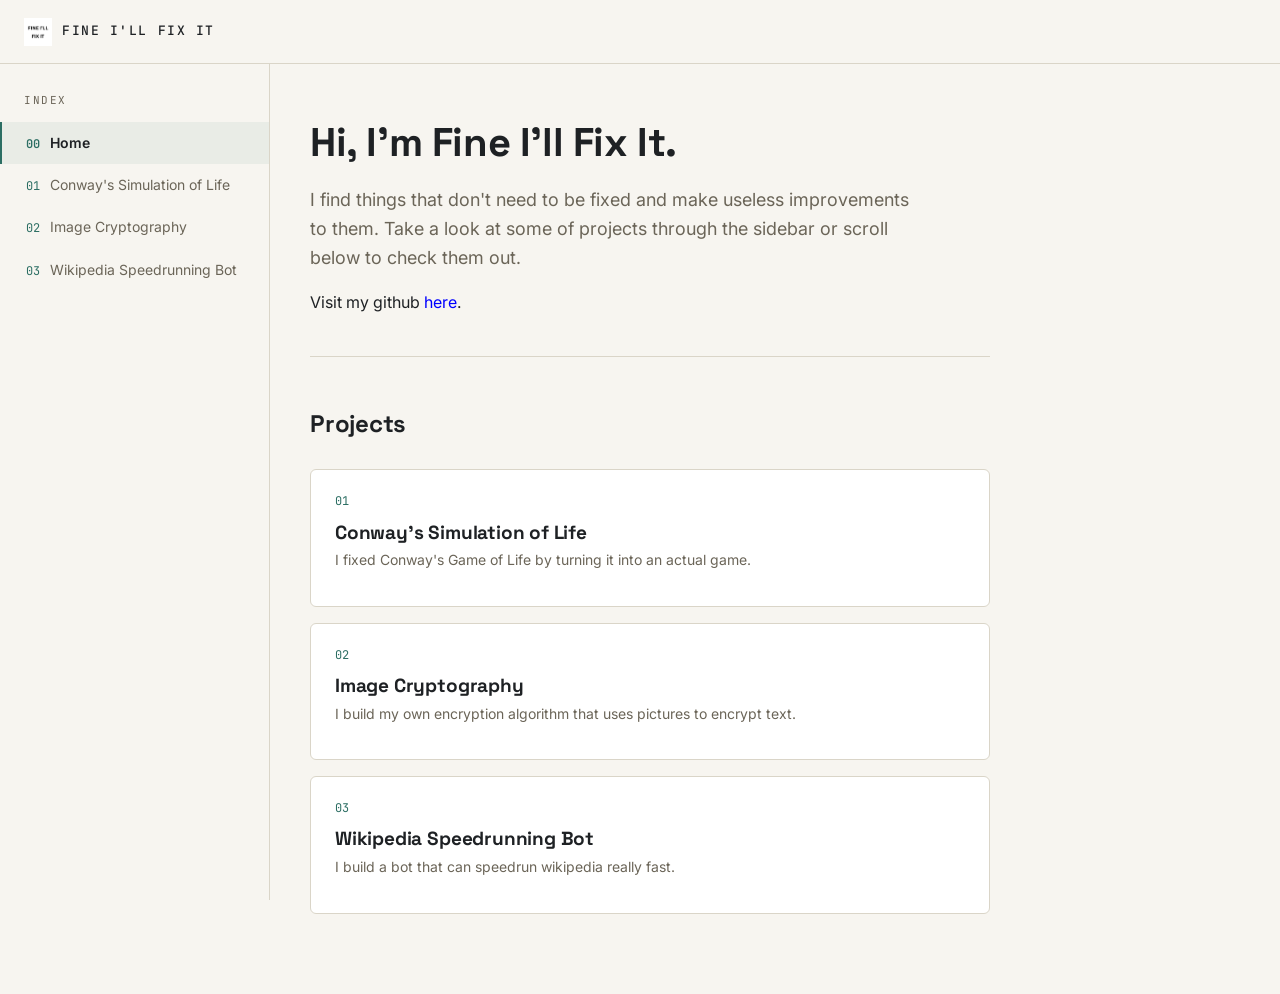
<file: index.html>
<!DOCTYPE html>
<html lang="en">
<head>
  <meta charset="UTF-8">
  <meta name="viewport" content="width=device-width, initial-scale=1.0">
  <title>Fine I'll Fix It — Projects</title>
  <meta name="description" content="A collection of projects by Your Name.">

  <link rel="preconnect" href="https://fonts.googleapis.com">
  <link href="https://fonts.googleapis.com/css2?family=Space+Grotesk:wght@500;700&family=Inter:wght@400;500;600&family=JetBrains+Mono:wght@400;500&display=swap" rel="stylesheet">
  <link rel="icon" type="image/svg+xml" href="assets/img/logo.png">
  <link rel="stylesheet" href="assets/css/style.css">
</head>
<body data-page="index.html">

  <div id="site-header"></div>
  <div id="site-sidebar"></div>

  <main>
    <h1>Hi, I'm Fine I'll Fix It.</h1>
    <p class="lede">
      I find things that don't need to be fixed and make useless improvements to them. Take a look at some of projects through the sidebar or scroll below to check them out.
    </p>
    <p>Visit my github <a style="color: blue;" href="https://github.com/FineIllFixIt">here</a>.</p>

    <hr class="rule">

    <h2>Projects</h2>
    <div class="project-grid" id="project-grid"></div>
  </main>

  <script src="assets/js/nav-data.js"></script>
  <script src="assets/js/main.js"></script>
  <script>
    // Build the project card grid from the same PROJECTS list used by the sidebar.
    const grid = document.getElementById("project-grid");
    grid.innerHTML = PROJECTS.map((p, i) => {
      const num = String(i + 1).padStart(2, "0");
      return `
        <a class="project-card" href="${p.file}">
          <span class="idx">${num}</span>
          <h3>${p.title}</h3>
          <p>${p.blurb}</p>
        </a>`;
    }).join("");
  </script>
</body>
</html>
</file>
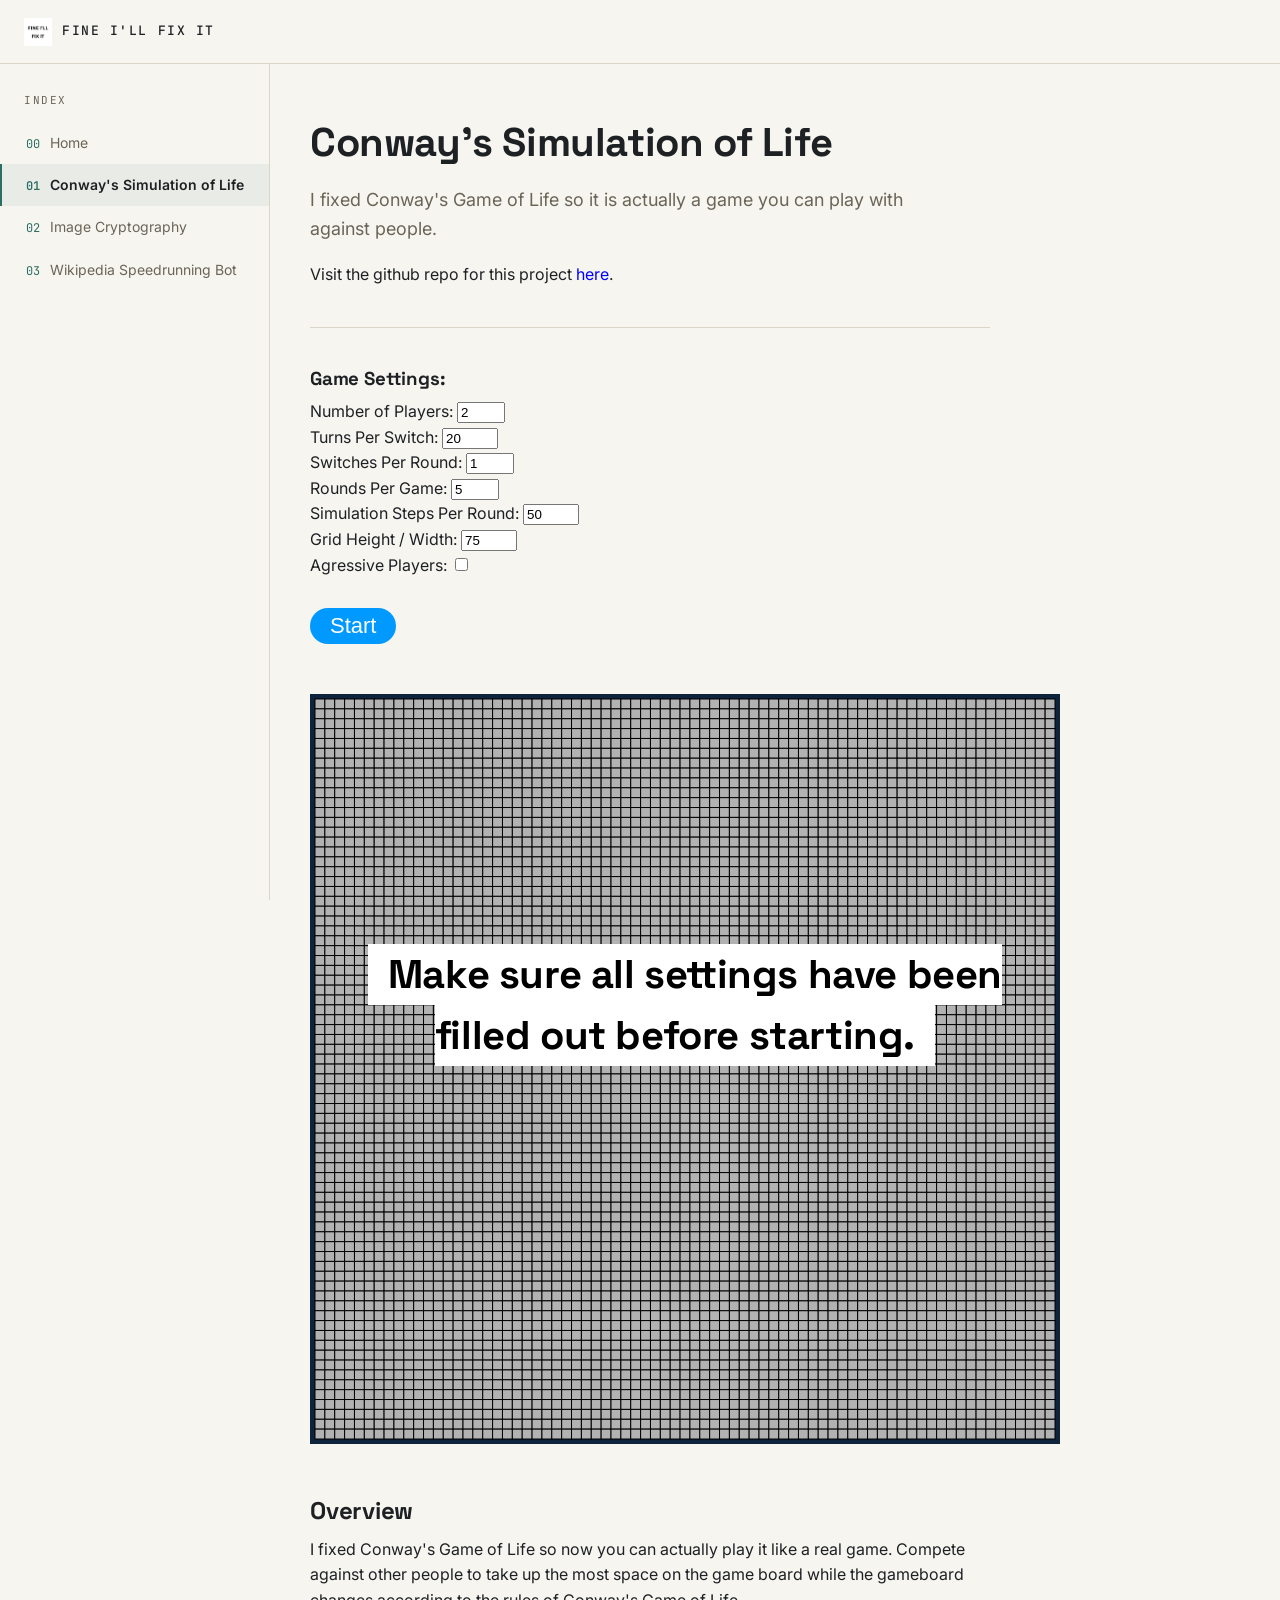
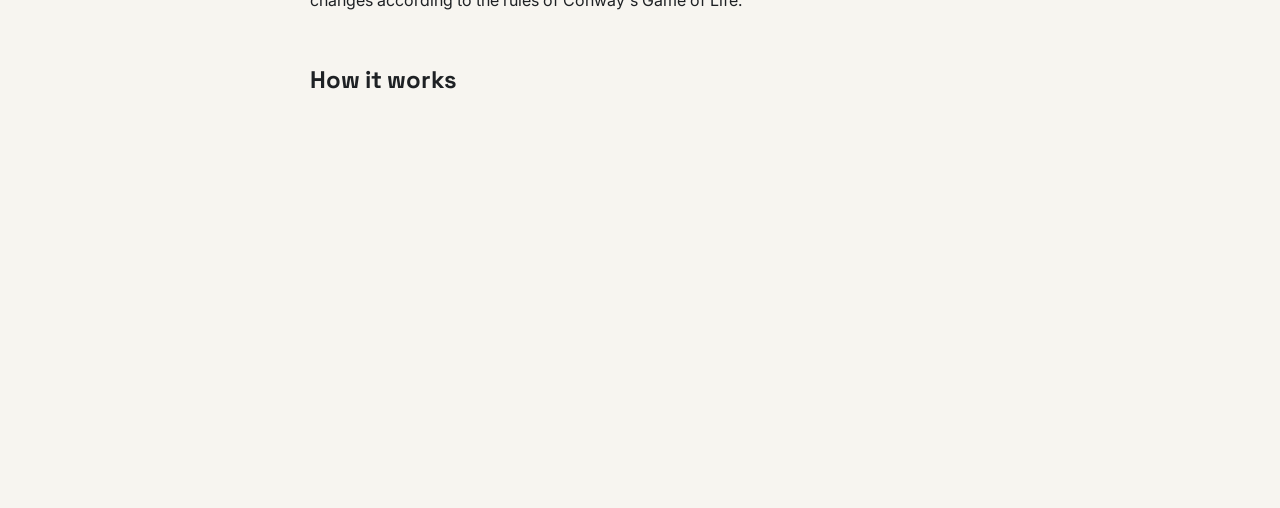
<file: ConwaysSimulation.html>
<!DOCTYPE html>
<html lang="en">
<head>
  <meta charset="UTF-8">
  <meta name="viewport" content="width=device-width, initial-scale=1.0">
  <title>Conway's Simulation of Life — Fine I'll Fix It</title>

  <link rel="preconnect" href="https://fonts.googleapis.com">
  <link href="https://fonts.googleapis.com/css2?family=Space+Grotesk:wght@500;700&family=Inter:wght@400;500;600&family=JetBrains+Mono:wght@400;500&display=swap" rel="stylesheet">
  <link rel="icon" type="image/svg+xml" href="assets/img/logo.png">
  <link rel="stylesheet" href="assets/css/style.css">
</head>
<body data-page="ConwaysSimulation.html">

  <div id="site-header"></div>
  <div id="site-sidebar"></div>

  <main>
    <h1>Conway's Simulation of Life</h1>
    <p class="lede">
      I fixed Conway's Game of Life so it is actually a game you can play with against people.
    </p>
    <p>Visit the github repo for this project <a style="color: blue;" href="https://github.com/FineIllFixIt/ConwaysSimulationOfLife">here</a>.</p>
    
    <hr class="rule">
    <h3>Game Settings: </h3>
    <div class="form-error hidden">
      <p>There are some missing or invalid inputs you need to fill out.</p>
    </div>
    <form>
      <label for="playerNum">Number of Players: </label>
      <input type="number" id="playerNum" name="playerNum" min="2" max="10" value="2"><br>
      <label for="turnsPerSwitch">Turns Per Switch: </label>
      <input type="number" id="turnsPerSwitch" name="turnsPerSwitch" min="5" max="100" value="20"><br>
      <label for="switchPerRound">Switches Per Round: </label>
      <input type="number" id="switchPerRound" name="switchPerRound" min="1" max="10" value="1"><br>
      <label for="roundsPerGame">Rounds Per Game: </label>
      <input type="number" id="roundsPerGame" name="roundsPerGame" min="1" max="50" value="5"><br>
      <label for="simStepsPerRound">Simulation Steps Per Round: </label>
      <input type="number" id="simStepsPerRound" name="simStepsPerRound" min="5" max="500" value="50"><br>
      <label for="gridDim">Grid Height / Width: </label>
      <input type="number" id="gridDim" name="gridDim" min="20" max="200" value="75"><br>
      <label for="agressive">Agressive Players: </label>
      <input type="checkbox" id="agressive" name="agressive" unchecked>
    </form>
    <div id="gameSection">
      <button id="start_button">Start</button>
      <h3 id="playerScoresHeader"></h3>
      <div id="playerScores"></div>
      <h3 id="gameStatus" style="margin-top: 20px;"></h3>
      <div id="gameboardWrapper">
        <canvas id="gameboard" style="background-color: #123456; width: 100%; aspect-ratio: 1 / 1;"></canvas>
        <div id="gameboardOverlay">
            <h1>Make sure all settings have been filled out before starting.</h1>
        </div>
      </div>
    </div>

    <h2>Overview</h2>
    <p>
      I fixed Conway's Game of Life so now you can actually play it like a real game. Compete against other people to take 
      up the most space on the game board while the gameboard changes according to the rules of Conway's Game of Life.
    </p>

    <h2>How it works</h2>
    <iframe width="560" height="315" src="https://www.youtube.com/embed/rhPmd5V0sWM?si=-8D_J6mbG6Ak27qS" title="YouTube video player" frameborder="0" allow="accelerometer; autoplay; clipboard-write; encrypted-media; gyroscope; picture-in-picture; web-share" referrerpolicy="strict-origin-when-cross-origin" allowfullscreen></iframe>
  </main>

  <script src="assets/js/nav-data.js"></script>
  <script src="assets/js/main.js"></script>
  <script src="assets/js/conways-simulation.js"></script>
</body>
</html>
</file>
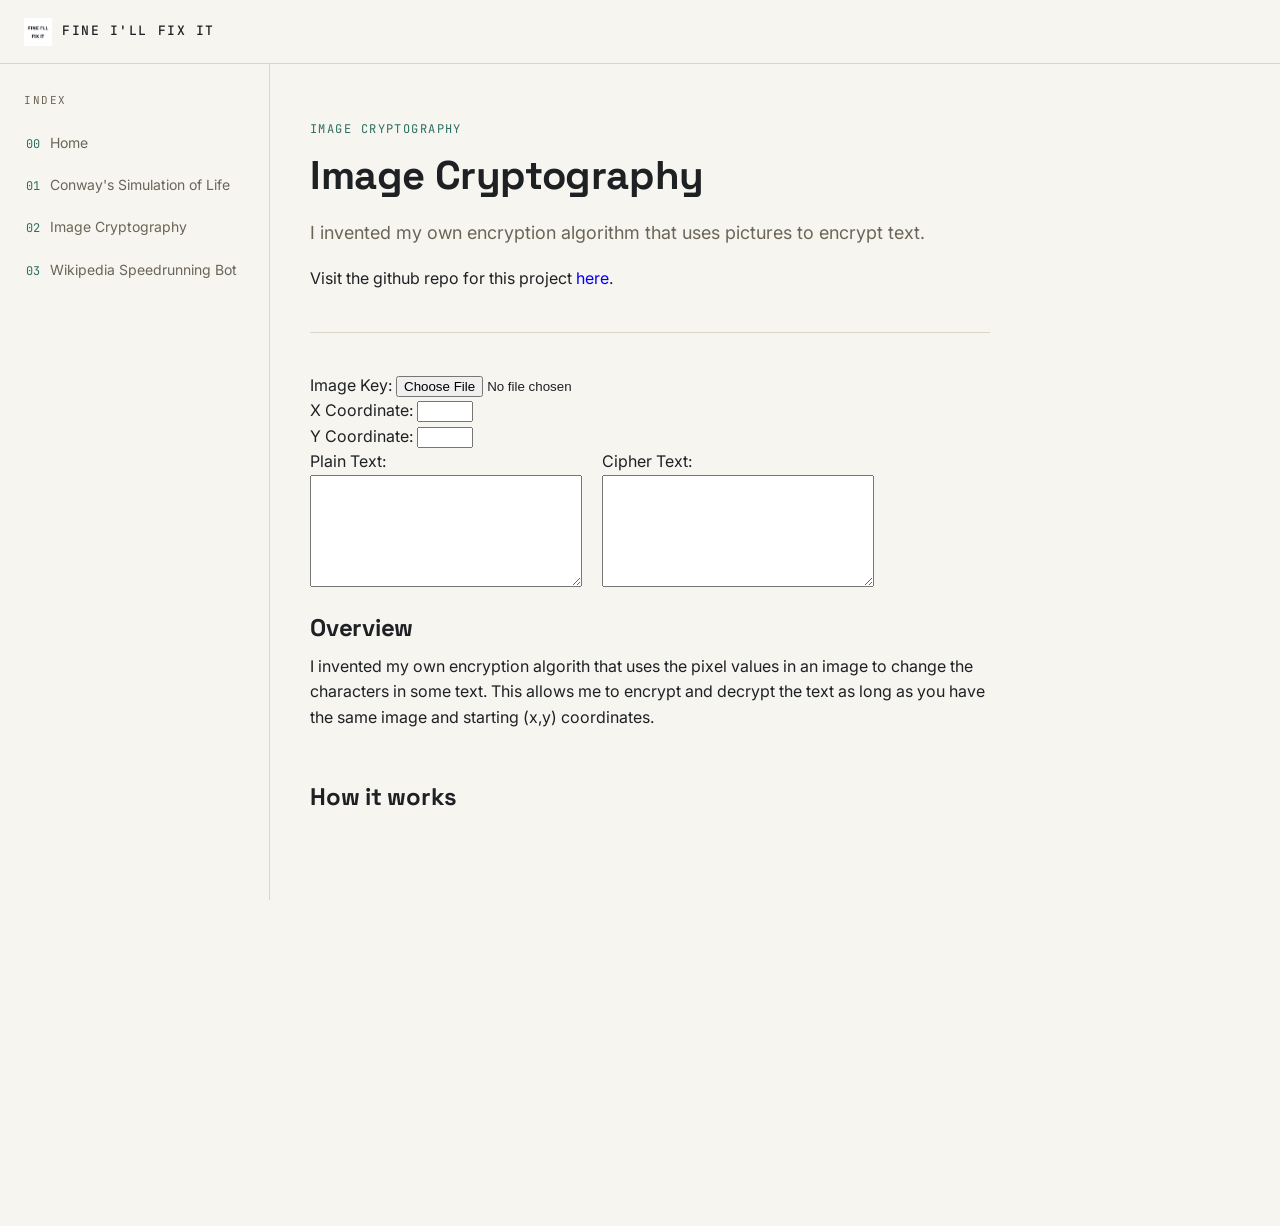
<file: ImageCrypto.html>
<!DOCTYPE html>
<html lang="en">
<head>
  <meta charset="UTF-8">
  <meta name="viewport" content="width=device-width, initial-scale=1.0">
  <title>Image Cryptography - Fine I'll Fix It</title>
  <meta name="description" content="A project where I created an ecryption algorithm using pictures">

  <link rel="preconnect" href="https://fonts.googleapis.com">
  <link href="https://fonts.googleapis.com/css2?family=Space+Grotesk:wght@500;700&family=Inter:wght@400;500;600&family=JetBrains+Mono:wght@400;500&display=swap" rel="stylesheet">
  <link rel="icon" type="image/svg+xml" href="assets/img/logo.png">
  <link rel="stylesheet" href="assets/css/style.css">
</head>
<body data-page="project-2.html">

  <div id="site-header"></div>
  <div id="site-sidebar"></div>

  <main>
    <span class="eyebrow">Image Cryptography</span>
    <h1>Image Cryptography</h1>
    <p class="lede">
      I invented my own encryption algorithm that uses pictures to encrypt text.
    </p>
    <p>Visit the github repo for this project <a style="color: blue;" href="https://github.com/FineIllFixIt/ImageCryptography">here</a>.</p>
    
    <hr class="rule">
    
    <div class="form-error hidden">
      <p>There are some missing inputs you need to fill out.</p>
    </div>
    <form>
      <label for="image">Image Key: </label>
      <input type="file" id="image" name="image" accept="image/*"><br>
      <label for="xCoord">X Coordinate: </label>
      <input type="number" id="xCoord" name="xCoord" min="0" max="355"><br>
      <label for="yCoord">Y Coordinate: </label>
      <input type="number" id="yCoord" name="yCoord" min="0" max="355">
      <div id="cryptoText" style="display: flex; width: 100%">
        <div style="margin-right: 20px; height: 7em; width: 40%;">
          <label for="plainText">Plain Text: </label><br>
          <textarea id="plainText" name="plainText" style="height:100%; width: 100%"></textarea>
        </div>
        <div style="height: 7em; width: 40%;">
          <label for="cipherText">Cipher Text: </label><br>
          <textarea id="cipherText" name="cipherText" style="height:100%; width: 100%"></textarea>
        </div>
      </div>
    </form>

    <h2>Overview</h2>
    <p>
      I invented my own encryption algorith that uses the pixel values in an image to change the characters in some text. This allows me to encrypt and decrypt the text as long as you have the same image and starting (x,y) coordinates.
    </p>

    <h2>How it works</h2>
    <iframe width="560" height="315" src="https://www.youtube-nocookie.com/embed/dHSgo6FJxjg?si=oz-X8XoZsKb38Ri7" title="YouTube video player" frameborder="0" allow="accelerometer; autoplay; clipboard-write; encrypted-media; gyroscope; picture-in-picture; web-share" referrerpolicy="strict-origin-when-cross-origin" allowfullscreen></iframe>
  </main>

  <script src="assets/js/nav-data.js"></script>
  <script src="assets/js/main.js"></script>
  <script src="assets/js/image-crypto.js"></script>
</body>
</html>
</file>
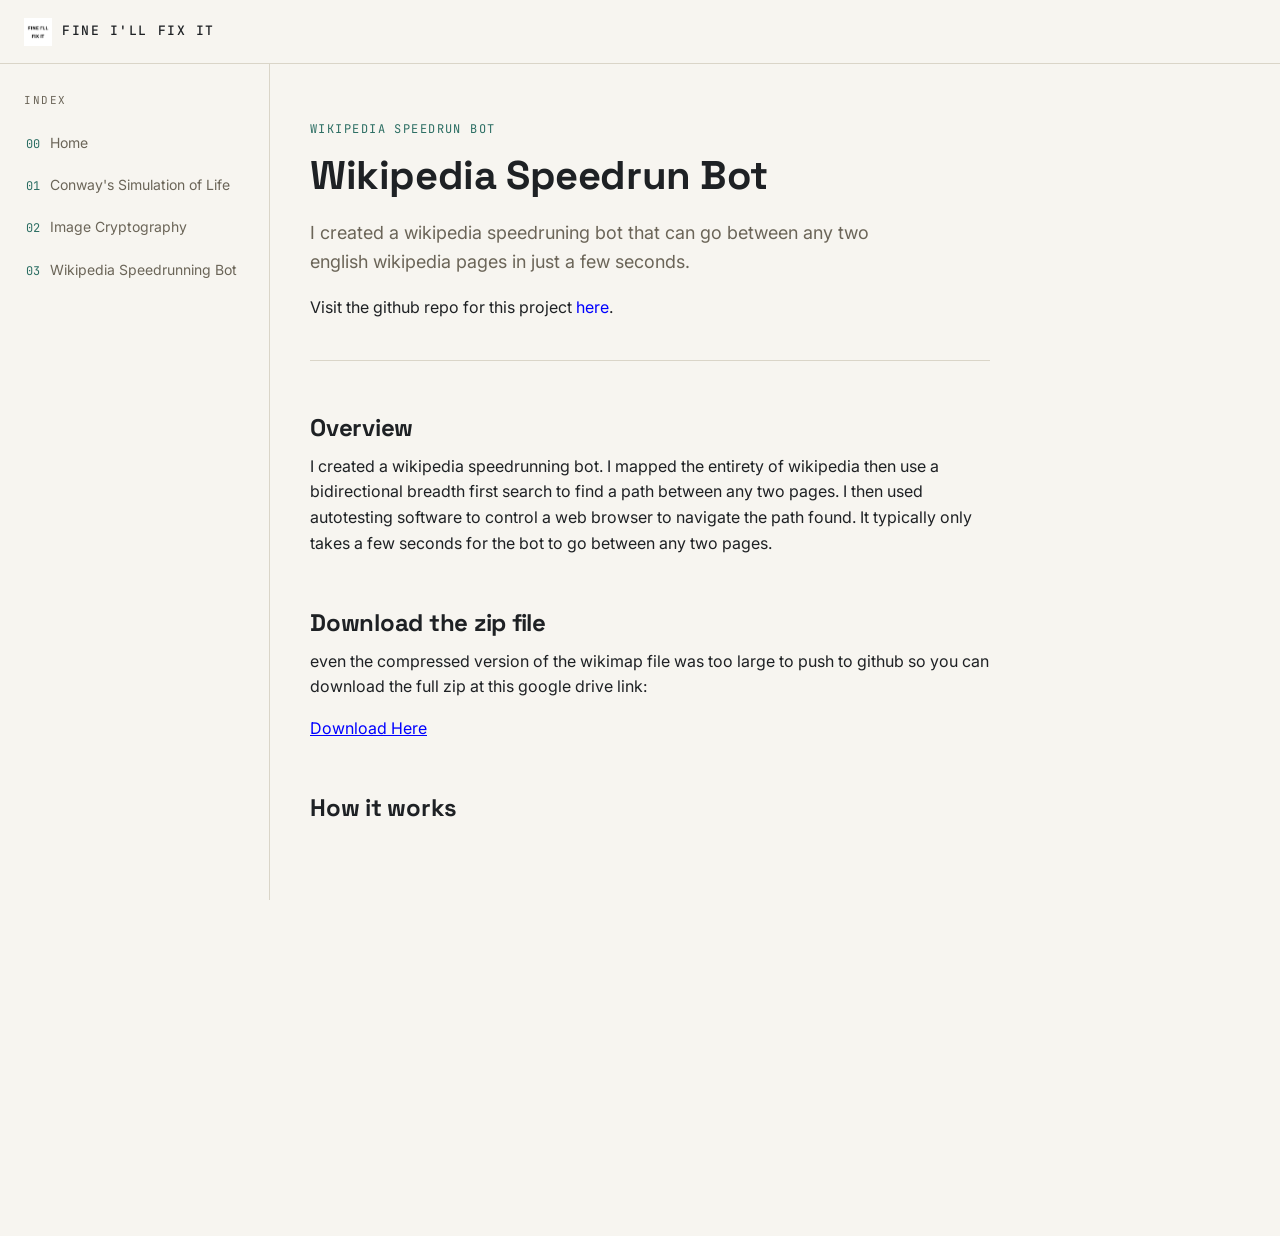
<file: WikiSpeedrunBot.html>
<!DOCTYPE html>
<html lang="en">
<head>
  <meta charset="UTF-8">
  <meta name="viewport" content="width=device-width, initial-scale=1.0">
  <title>Wikipedia Speedrun Bot - Fine I'll Fix It</title>
  <meta name="description" content="A project where I created a bot that speedruns wikipedia">

  <link rel="preconnect" href="https://fonts.googleapis.com">
  <link href="https://fonts.googleapis.com/css2?family=Space+Grotesk:wght@500;700&family=Inter:wght@400;500;600&family=JetBrains+Mono:wght@400;500&display=swap" rel="stylesheet">
  <link rel="icon" type="image/svg+xml" href="assets/img/logo.png">
  <link rel="stylesheet" href="assets/css/style.css">

  <style>
    #downloadBtn {
        padding: 10px;
        background-color: #0099ff;
        color: white;
        border-radius: 10px;
        border: 1px solid black;
        font-family: var(--font-body);
        font-size: 16px;
        font-weight: bold;
    }
    #downloadBtn:hover {
        cursor: pointer;
    }
  </style>
</head>
<body data-page="project-2.html">

  <div id="site-header"></div>
  <div id="site-sidebar"></div>

  <main>
    <span class="eyebrow">Wikipedia Speedrun Bot</span>
    <h1>Wikipedia Speedrun Bot</h1>
    <p class="lede">
      I created a wikipedia speedruning bot that can go between any two english wikipedia pages in just a few seconds.
    </p>
    <p>Visit the github repo for this project <a style="color: blue;" href="https://github.com/FineIllFixIt/WikipediaSpeedrunBot">here</a>.</p>
    
    <hr class="rule">

    <h2>Overview</h2>
    <p>
      I created a wikipedia speedrunning bot. I mapped the entirety of wikipedia then use a bidirectional breadth first search to find a path between any two pages. I then used autotesting software to control a web browser to navigate the path found. It typically only takes a few seconds for the bot to go between any two pages.
    </p>

    <h2>Download the zip file</h2>
    <p>even the compressed version of the wikimap file was too large to push to github so you can download the full zip at this google drive link:</p>
    <a href="https://drive.google.com/drive/folders/1mJkIC8W4X7yF23Cu8Ab2xK1VjXTFifhP?usp=sharing" target="_blank" style="color: blue; text-decoration: underline;">Download Here</a>

    <h2>How it works</h2>
    <iframe width="560" height="315" src="https://www.youtube-nocookie.com/embed/8NP6omKbnmM?si=7NkjLcygAHZeTY1u" title="YouTube video player" frameborder="0" allow="accelerometer; autoplay; clipboard-write; encrypted-media; gyroscope; picture-in-picture; web-share" referrerpolicy="strict-origin-when-cross-origin" allowfullscreen></iframe>
  </main>

  <script src="assets/js/nav-data.js"></script>
  <script src="assets/js/main.js"></script>
</body>
</html>
</file>
<file: assets/css/style.css>
/* ============================================================
   DESIGN TOKENS
   Change these to re-skin the whole site from one place.
   ============================================================ */
:root {
  --bg: #F7F5F0;
  --surface: #FFFFFF;
  --ink: #1E2124;
  --muted: #6B6558;
  --line: #DAD5C8;
  --accent: #2C6E63;
  --accent-ink: #FFFFFF;

  --font-display: "Space Grotesk", "Segoe UI", sans-serif;
  --font-body: "Inter", "Segoe UI", sans-serif;
  --font-mono: "JetBrains Mono", "SFMono-Regular", Consolas, monospace;

  --header-h: 64px;
  --sidebar-w: 270px;
  --radius: 6px;
}

/* ============================================================
   RESET / BASE
   ============================================================ */
* { box-sizing: border-box; }

html, body {
  margin: 0;
  padding: 0;
}

body {
  background: var(--bg);
  color: var(--ink);
  font-family: var(--font-body);
  font-size: 16px;
  line-height: 1.6;
  -webkit-font-smoothing: antialiased;
}

a {
  color: inherit;
  text-decoration: none;
}

h1, h2, h3 {
  font-family: var(--font-display);
  line-height: 1.15;
  margin: 0 0 0.5em 0;
  letter-spacing: -0.01em;
}

p { margin: 0 0 1em 0; }

img { max-width: 100%; display: block; }

:focus-visible {
  outline: 2px solid var(--accent);
  outline-offset: 2px;
}

/* ============================================================
   HEADER
   ============================================================ */
#site-header {
  position: fixed;
  top: 0; left: 0; right: 0;
  height: var(--header-h);
  background: var(--bg);
  border-bottom: 1px solid var(--line);
  display: flex;
  align-items: center;
  justify-content: space-between;
  padding: 0 24px;
  z-index: 100;
}

.brand {
  display: flex;
  align-items: center;
  gap: 10px;
  color: var(--ink);
}

.brand-mark { color: var(--accent); flex-shrink: 0; }

.brand-word {
  font-family: var(--font-mono);
  font-size: 13px;
  font-weight: 500;
  letter-spacing: 0.12em;
  text-transform: uppercase;
}

.nav-toggle {
  display: none;
  flex-direction: column;
  justify-content: center;
  gap: 4px;
  width: 32px;
  height: 32px;
  background: none;
  border: 1px solid var(--line);
  border-radius: var(--radius);
  cursor: pointer;
  padding: 0;
}

.nav-toggle span {
  display: block;
  width: 16px;
  height: 2px;
  background: var(--ink);
  margin: 0 auto;
}

/* ============================================================
   SIDEBAR
   ============================================================ */
#site-sidebar {
  position: fixed;
  top: var(--header-h);
  left: 0;
  bottom: 0;
  width: var(--sidebar-w);
  background: var(--bg);
  border-right: 1px solid var(--line);
  padding: 28px 0;
  overflow-y: auto;
  z-index: 90;
}

.sidebar-label {
  font-family: var(--font-mono);
  font-size: 11px;
  letter-spacing: 0.14em;
  text-transform: uppercase;
  color: var(--muted);
  padding: 0 24px;
  margin-bottom: 12px;
}

.nav-list {
  list-style: none;
  margin: 0;
  padding: 0;
}

.nav-list a {
  display: flex;
  align-items: baseline;
  gap: 10px;
  padding: 10px 24px;
  color: var(--muted);
  border-left: 2px solid transparent;
  transition: color 0.15s ease, border-color 0.15s ease, background 0.15s ease;
}

.nav-list a:hover {
  color: var(--ink);
  background: rgba(0,0,0,0.03);
}

.nav-list a.active {
  color: var(--ink);
  border-left-color: var(--accent);
  background: rgba(44,110,99,0.07);
  font-weight: 600;
}

.nav-list .idx {
  font-family: var(--font-mono);
  font-size: 12px;
  color: var(--accent);
  flex-shrink: 0;
}

.nav-list .label {
  font-size: 14px;
}

/* ============================================================
   MAIN CONTENT
   ============================================================ */
main {
  margin-top: var(--header-h);
  margin-left: var(--sidebar-w);
  padding: 56px 40px 80px;
  max-width: 760px;
}

.eyebrow {
  font-family: var(--font-mono);
  font-size: 12px;
  letter-spacing: 0.12em;
  text-transform: uppercase;
  color: var(--accent);
  margin-bottom: 14px;
  display: block;
}

h1 { font-size: 40px; }
h2 { font-size: 24px; margin-top: 2.2em; }

.lede {
  font-size: 18px;
  color: var(--muted);
  max-width: 56ch;
}

hr.rule {
  border: none;
  border-top: 1px solid var(--line);
  margin: 2.5em 0;
}

/* ---- tag pills ---- */
.tags {
  display: flex;
  flex-wrap: wrap;
  gap: 8px;
  margin: 18px 0;
}

.tag {
  font-family: var(--font-mono);
  font-size: 11px;
  letter-spacing: 0.04em;
  color: var(--muted);
  border: 1px solid var(--line);
  border-radius: 999px;
  padding: 4px 12px;
}

/* ---- buttons / links ---- */
.btn {
  display: inline-flex;
  align-items: center;
  gap: 8px;
  font-family: var(--font-mono);
  font-size: 13px;
  letter-spacing: 0.02em;
  padding: 10px 18px;
  border-radius: var(--radius);
  border: 1px solid var(--ink);
  transition: background 0.15s ease, color 0.15s ease;
}

.btn:hover { background: var(--ink); color: var(--bg); }

.btn.primary {
  background: var(--accent);
  border-color: var(--accent);
  color: var(--accent-ink);
}

.btn.primary:hover { background: #235a51; border-color: #235a51; }

.btn-row { display: flex; gap: 12px; flex-wrap: wrap; margin: 24px 0; }

/* ---- placeholder media block ---- */
.media-placeholder {
  background: var(--surface);
  border: 1px dashed var(--line);
  border-radius: var(--radius);
  aspect-ratio: 16 / 9;
  display: flex;
  align-items: center;
  justify-content: center;
  color: var(--muted);
  font-family: var(--font-mono);
  font-size: 13px;
  margin: 24px 0;
}

/* ---- project grid on home page ---- */
.project-grid {
  display: grid;
  grid-template-columns: 1fr;
  gap: 16px;
  margin-top: 32px;
}

.project-card {
  display: block;
  background: var(--surface);
  border: 1px solid var(--line);
  border-radius: var(--radius);
  padding: 22px 24px;
  transition: border-color 0.15s ease, transform 0.15s ease;
}

.project-card:hover {
  border-color: var(--accent);
  transform: translateY(-2px);
}

.project-card .idx {
  font-family: var(--font-mono);
  font-size: 12px;
  color: var(--accent);
  display: block;
  margin-bottom: 10px;
}

.project-card h3 { font-size: 19px; margin-bottom: 6px; }

.project-card p {
  color: var(--muted);
  font-size: 14px;
  margin-bottom: 12px;
}

.form-error {
  padding: 20px;
  margin: 10px 0;
  border-radius: 5px;
  border: 1px solid red;
  background-color: #ffdddd;
  color: red;
}

.form-error p {
  margin: 0;
}

.hidden {
  display: none;
}

/* ---- footer ---- */
footer.page-footer {
  border-top: 1px solid var(--line);
  margin-top: 3em;
  padding-top: 20px;
  color: var(--muted);
  font-family: var(--font-mono);
  font-size: 12px;
}

/* ============================================================
   RESPONSIVE
   ============================================================ */
@media (max-width: 800px) {
  .nav-toggle { display: flex; }

  #site-sidebar {
    transform: translateX(-100%);
    transition: transform 0.2s ease;
    box-shadow: 2px 0 12px rgba(0,0,0,0.08);
  }

  #site-sidebar.open {
    transform: translateX(0);
  }

  main {
    margin-left: 0;
    padding: 40px 22px 64px;
  }

  h1 { font-size: 30px; }
}

#gameboardWrapper {
    position: relative;
    width: 750px;
    height: 750px;
}
#gameboard {
    display: block;
    position: absolute;
}
#gameboardOverlay {
  position: absolute;
  z-index: 10;
  background-color: rgba(0, 0, 0, 0.3);
  padding: 250px 50px;
  width: 100%;
  height: 100%;
  opacity: 1;
  text-align: center;
}
#gameboardOverlay h1 {
  color: black;
  background-color: white;
  display: inline;
  padding: 5px 20px;
  line-height: 61px;
}
#start_button {
  background-color: #0099ff;
  padding: 5px 20px;
  border: none;
  font-size: 22px;
  border-radius: 20px;
  color: white;
  margin: 30px 0;
}
</file>
